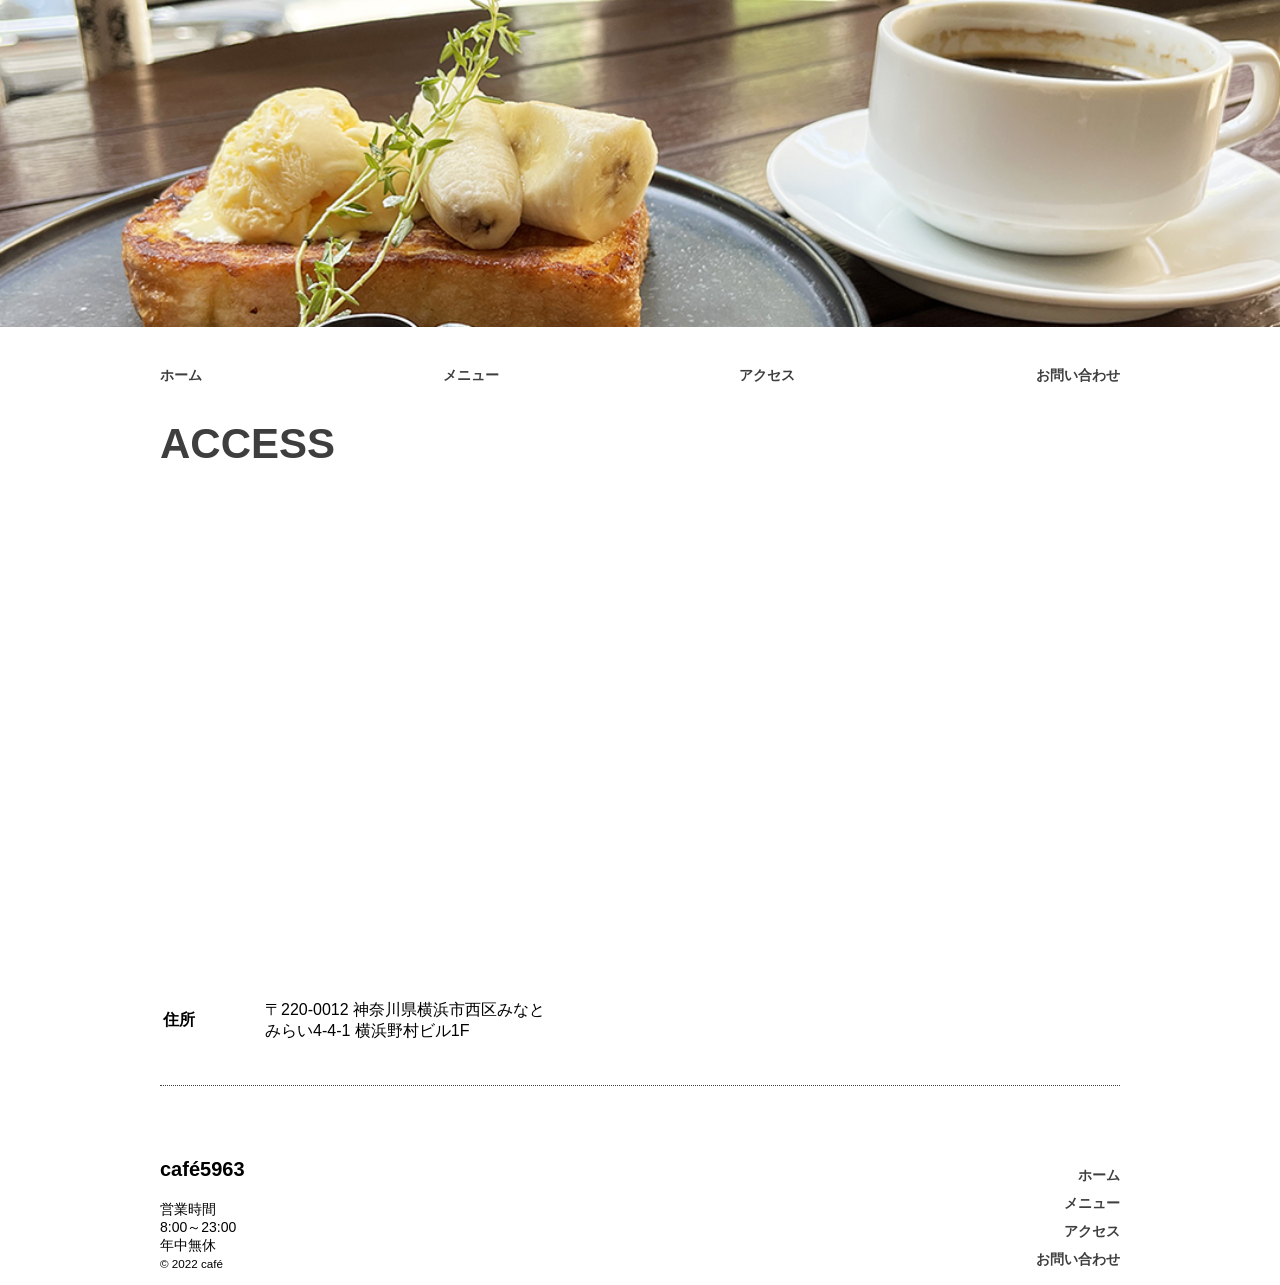
<file: access.html>
<!DOCTYPE html>
<html lang="ja">
    <head>
        <meta charset="utf-8">
        <meta name="keywords" content="カフェ、ブーランジェリー、恵比寿ガーテンプレイス">
        <meta name="description" content="恵比寿ガーデンプレイスにある">
        <link rel="stylesheet" href="css/style.css">
        <title>café</title>
    </head>
    <body>
        <!-- ヘッダー -->
        <header class="header">
            <img src="images/cafe1.png" alt="トーストにバナナとアイスクリームをのせた画像"> 
        </header>    
        
        <div class="wrapper">
            <!-- ナビゲーション -->
            <nav class="navigation_main">
                <ul>
                    <li>
                        <a href="index.html">ホーム</a>
                    </li>
                    <li>
                        <a href="menu.html">メニュー</a>
                    </li>
                    <li>
                       <a href="access.html">アクセス</a>
                    </li>
                    <li>
                        <a href="contact.html">お問い合わせ</a>
                    </li>
                </ul>
            </nav>

            <!-- メインコンテンツ -->
            <main class="main_content">
                <h2>ACCESS</h2>
                <section class="map">
                    <div class="tablestyle">
                        <iframe src="https://www.google.com/maps/embed?pb=!1m14!1m8!1m3!1d6499.667989410753!2d139.625632!3d35.458904!3m2!1i1024!2i768!4f13.1!3m3!1m2!1s0x60185c6984802e63%3A0x49c4a7e4ff76dfc2!2zTWVyZW5ndWUg44G_44Gq44Go44G_44KJ44GE5bqX!5e0!3m2!1sja!2sus!4v1748959171455!5m2!1sja!2sus" width="600" height="450" style="border:0;" allowfullscreen="" loading="lazy" referrerpolicy="no-referrer-when-downgrade">

                        </iframe>

                        <table width="400" border="0">
                            <tr>
                                <th width="100" align="left" scope="row">住所</th>
                                <td width="">〒220-0012 神奈川県横浜市西区みなとみらい4-4-1 横浜野村ビル1F</td>
                            </tr>

                        </table>
                    </div>
                </section>
               

                
            </main>
             <!-- フッター -->
            <footer class="footer">
                <div class="footer_info">
                    <h3>café5963</h3>
                    <ul>
                        <li>営業時間</li>
                        <li>8:00～23:00</li>
                        <li>年中無休</li>
                        <li><small>&copy; 2022 café</small></li>
                    </ul>
                </div>
                <nav class="footer_navigation">
                    <ul>
                        <li>
                            <a href="index.html">ホーム</a>
                        </li>
                        <li>
                            <a href="menu.html">メニュー</a>
                        </li>
                        <li>
                            <a href="access.html">アクセス</a>
                        </li>
                        <li>
                            <a href="contact.html">お問い合わせ</a>
                        </li>
                    </ul>

                </nav>
            </footer>

        </div>    

        
    </body>
</html>
</file>
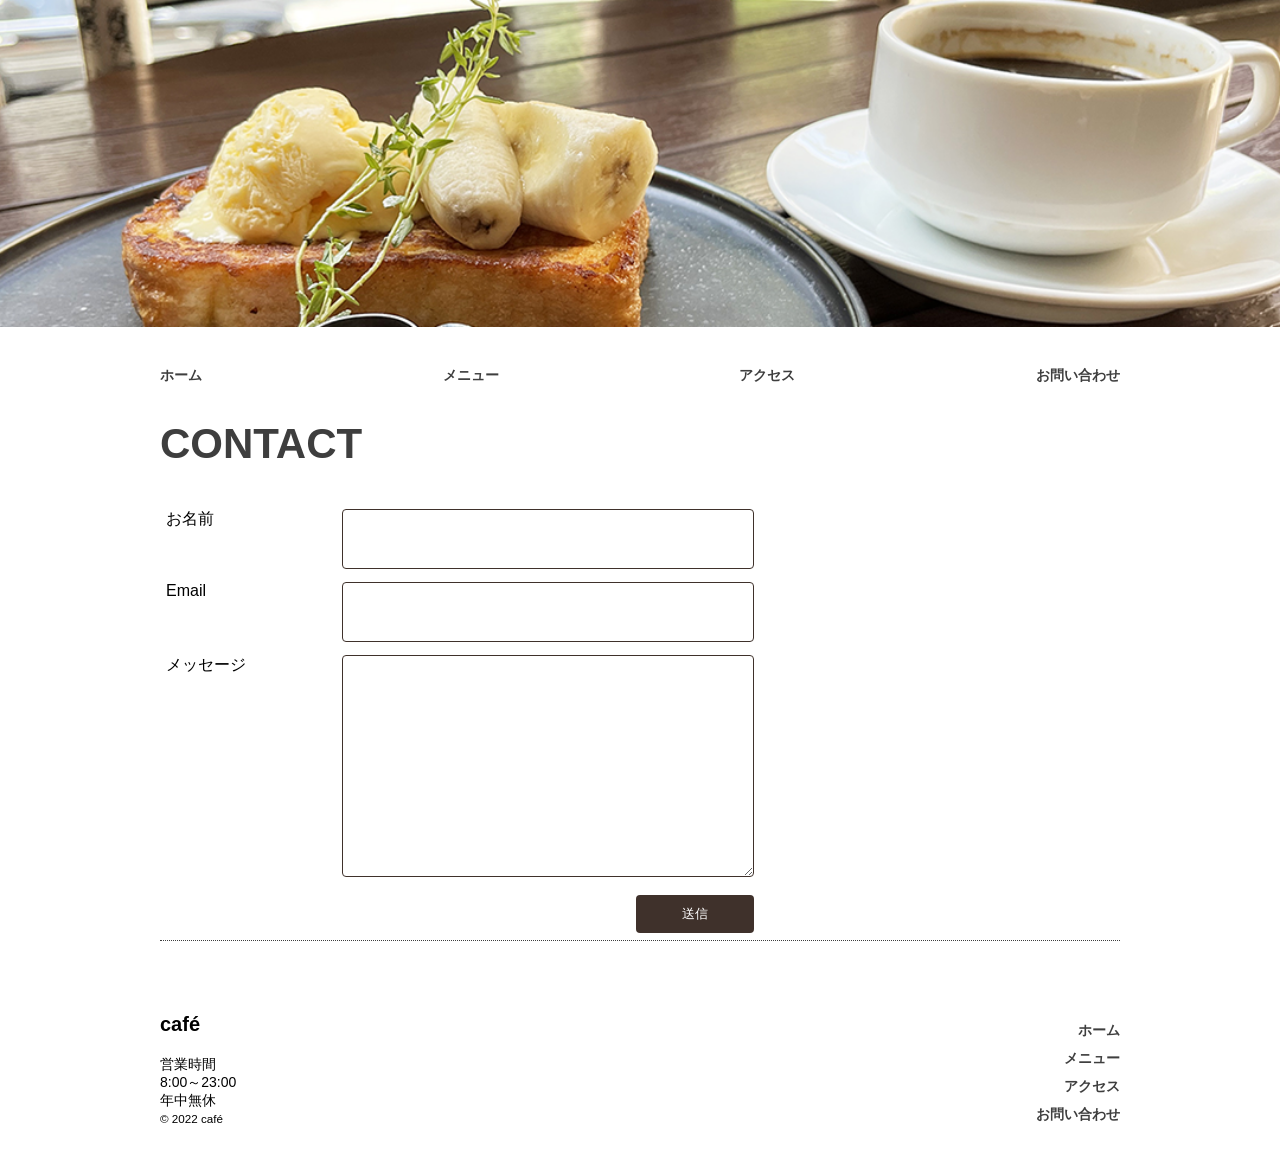
<file: contact.html>
<!DOCTYPE html>
<html lang="ja">
    <head>
        <meta charset="utf-8">
        <meta name="keywords" content="カフェ、ブーランジェリー、恵比寿ガーテンプレイス">
        <meta name="description" content="恵比寿ガーデンプレイスにある">
        <link rel="stylesheet" href="css/style.css">
        <title>café</title>
    </head>
    <body>
        <!-- ヘッダー -->
        <header class="header">
            <img src="images/cafe1.png" alt="トーストにバナナとアイスクリームをのせた画像"> 
        </header>    
        
        <div class="wrapper">
            <!-- ナビゲーション -->
            <nav class="navigation_main">
                <ul>
                    <li>
                        <a href="index.html">ホーム</a>
                    </li>
                    <li>
                        <a href="menu.html">メニュー</a>
                    </li>
                    <li>
                       <a href="access.html">アクセス</a>
                    </li>
                    <li>
                        <a href="contact.html">お問い合わせ</a>
                    </li>
                </ul>
            </nav>

            <!-- メインコンテンツ -->
            <main class="main_content">
                <h2> CONTACT</h2>
                <div class="contant-form">
                    <form action="form.php">
                        <ul>
                            <li>
                                <label for="name">お名前</label>
                                <input type="text" name="name" id="name"> 
                            </li>
                            <li>
                                <label for="email">Email</label>
                                <input type="text" name="email" id="email">
                            </li>
                            <li>
                                <label for="message">メッセージ</label>
                                <textarea name="message" id="message" rows="10"></textarea>
                            </li>
                            <li id="send">
                                <label></label>
                                <button type="submit">送信</button>    
                            </li>
                        </ul>
                        
                    </form>

                </div>
               

                
            </main>
             <!-- フッター -->
            <footer class="footer">
                <div class="footer_info">
                    <h3>café</h3>
                    <ul>
                        <li>営業時間</li>
                        <li>8:00～23:00</li>
                        <li>年中無休</li>
                        <li><small>&copy; 2022 café</small></li>
                    </ul>
                </div>
                <nav class="footer_navigation">
                    <ul>
                        <li>
                            <a href="index.html">ホーム</a>
                        </li>
                        <li>
                            <a href="menu.html">メニュー</a>
                        </li>
                        <li>
                            <a href="access.html">アクセス</a>
                        </li>
                        <li>
                            <a href="contact.html">お問い合わせ</a>
                        </li>
                    </ul>

                </nav>
            </footer>

        </div>    

        
    </body>
</html>
</file>
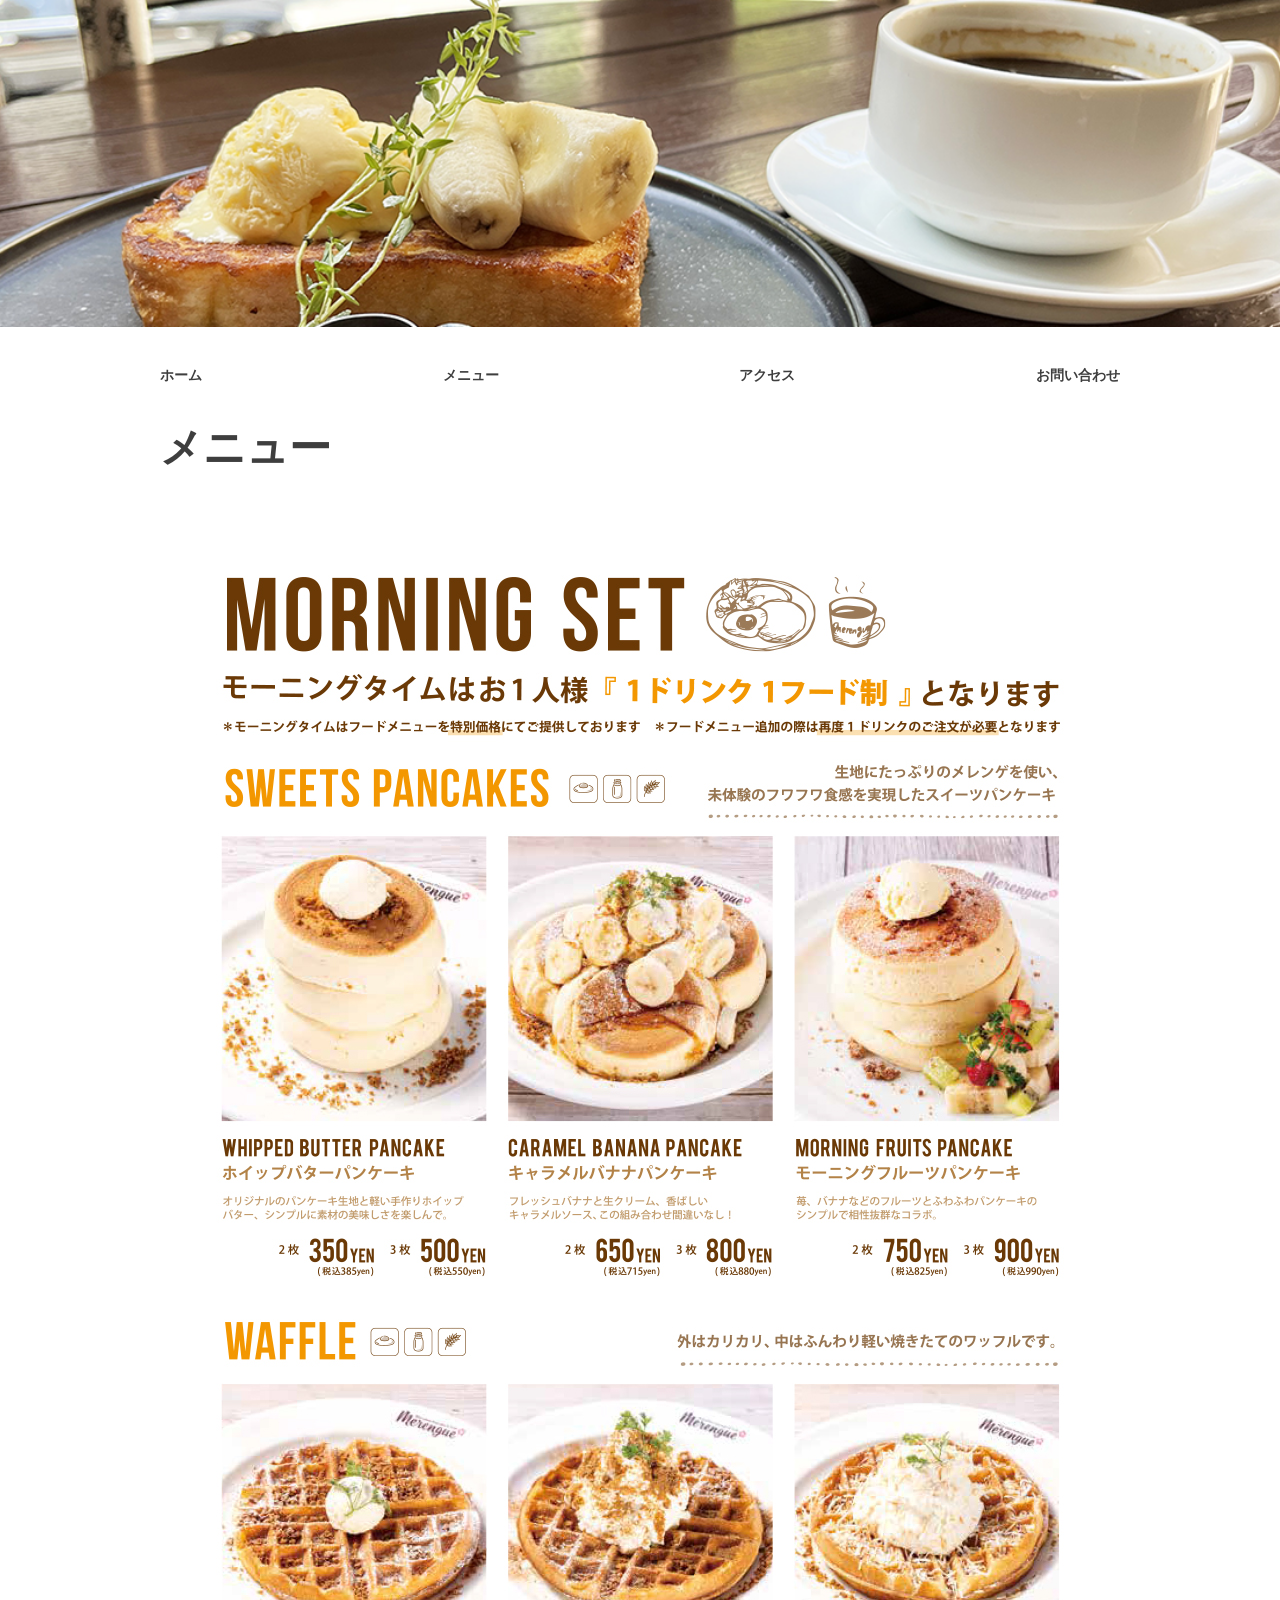
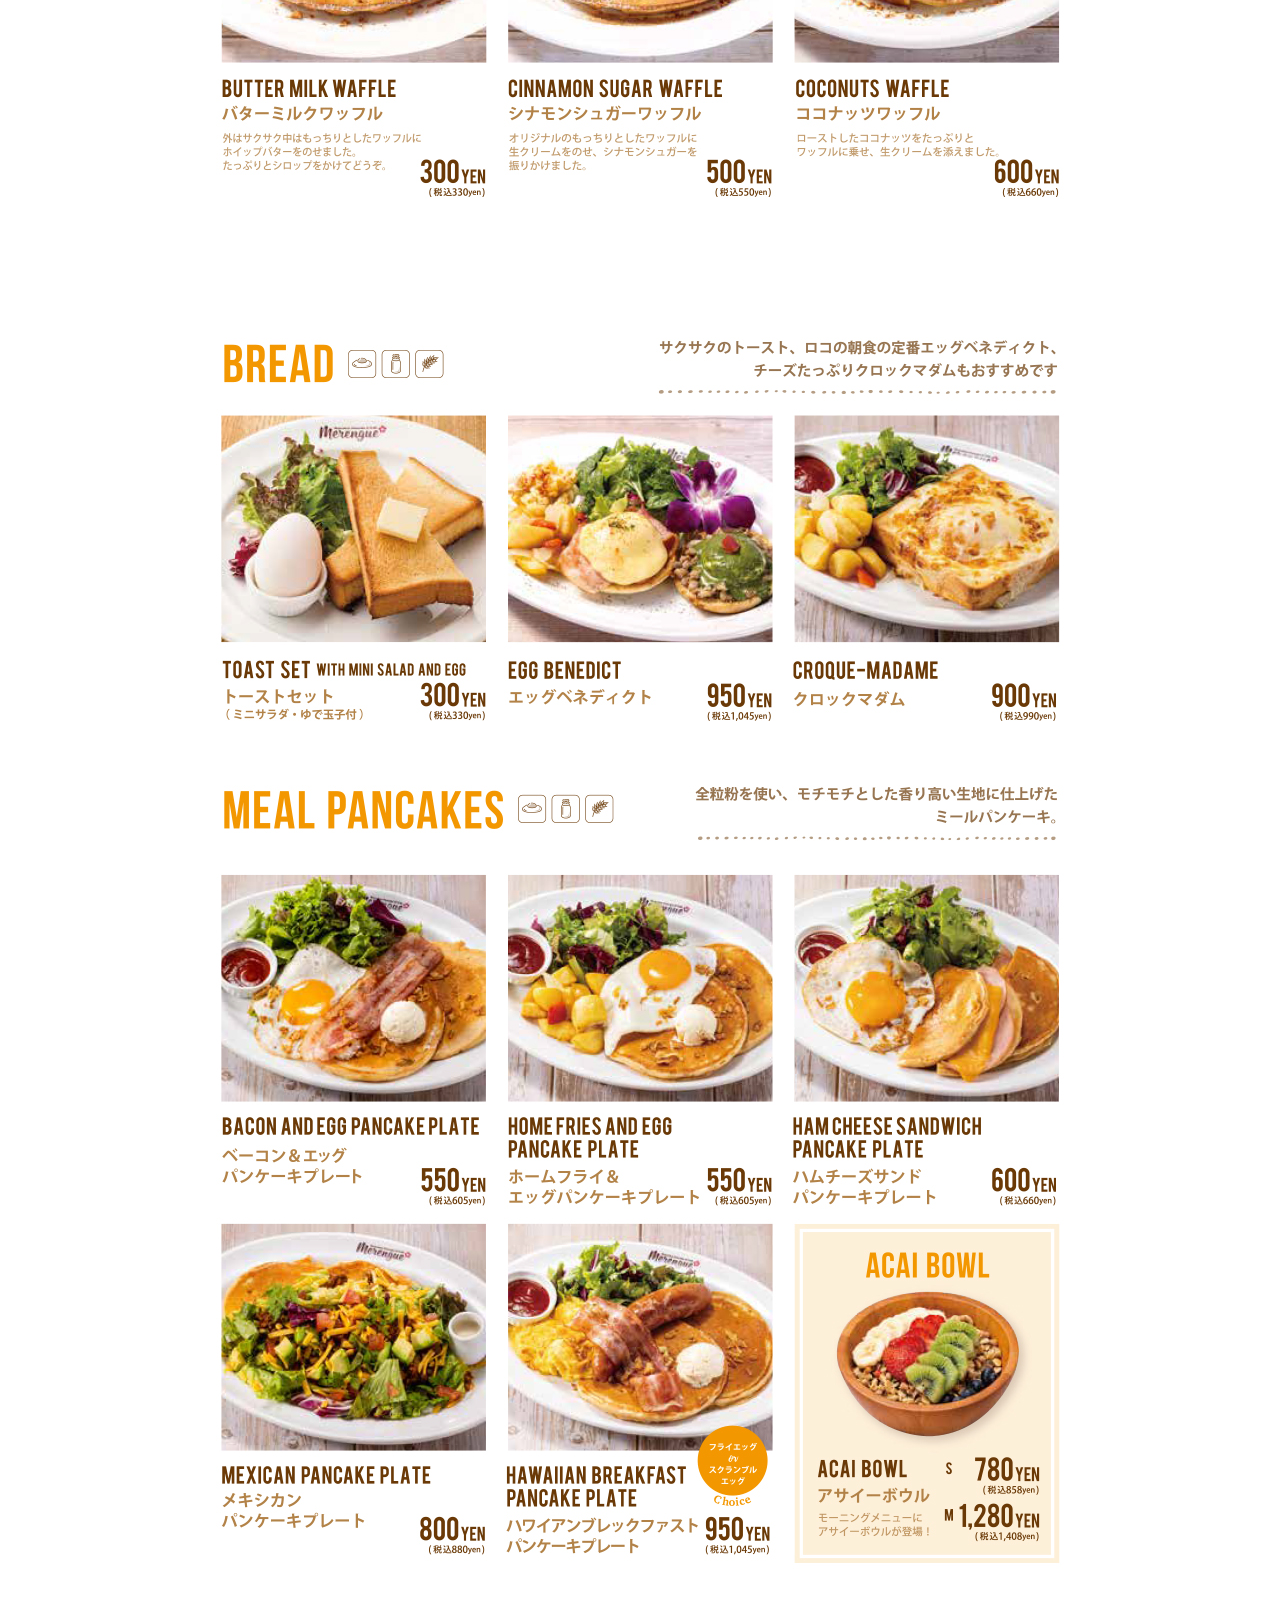
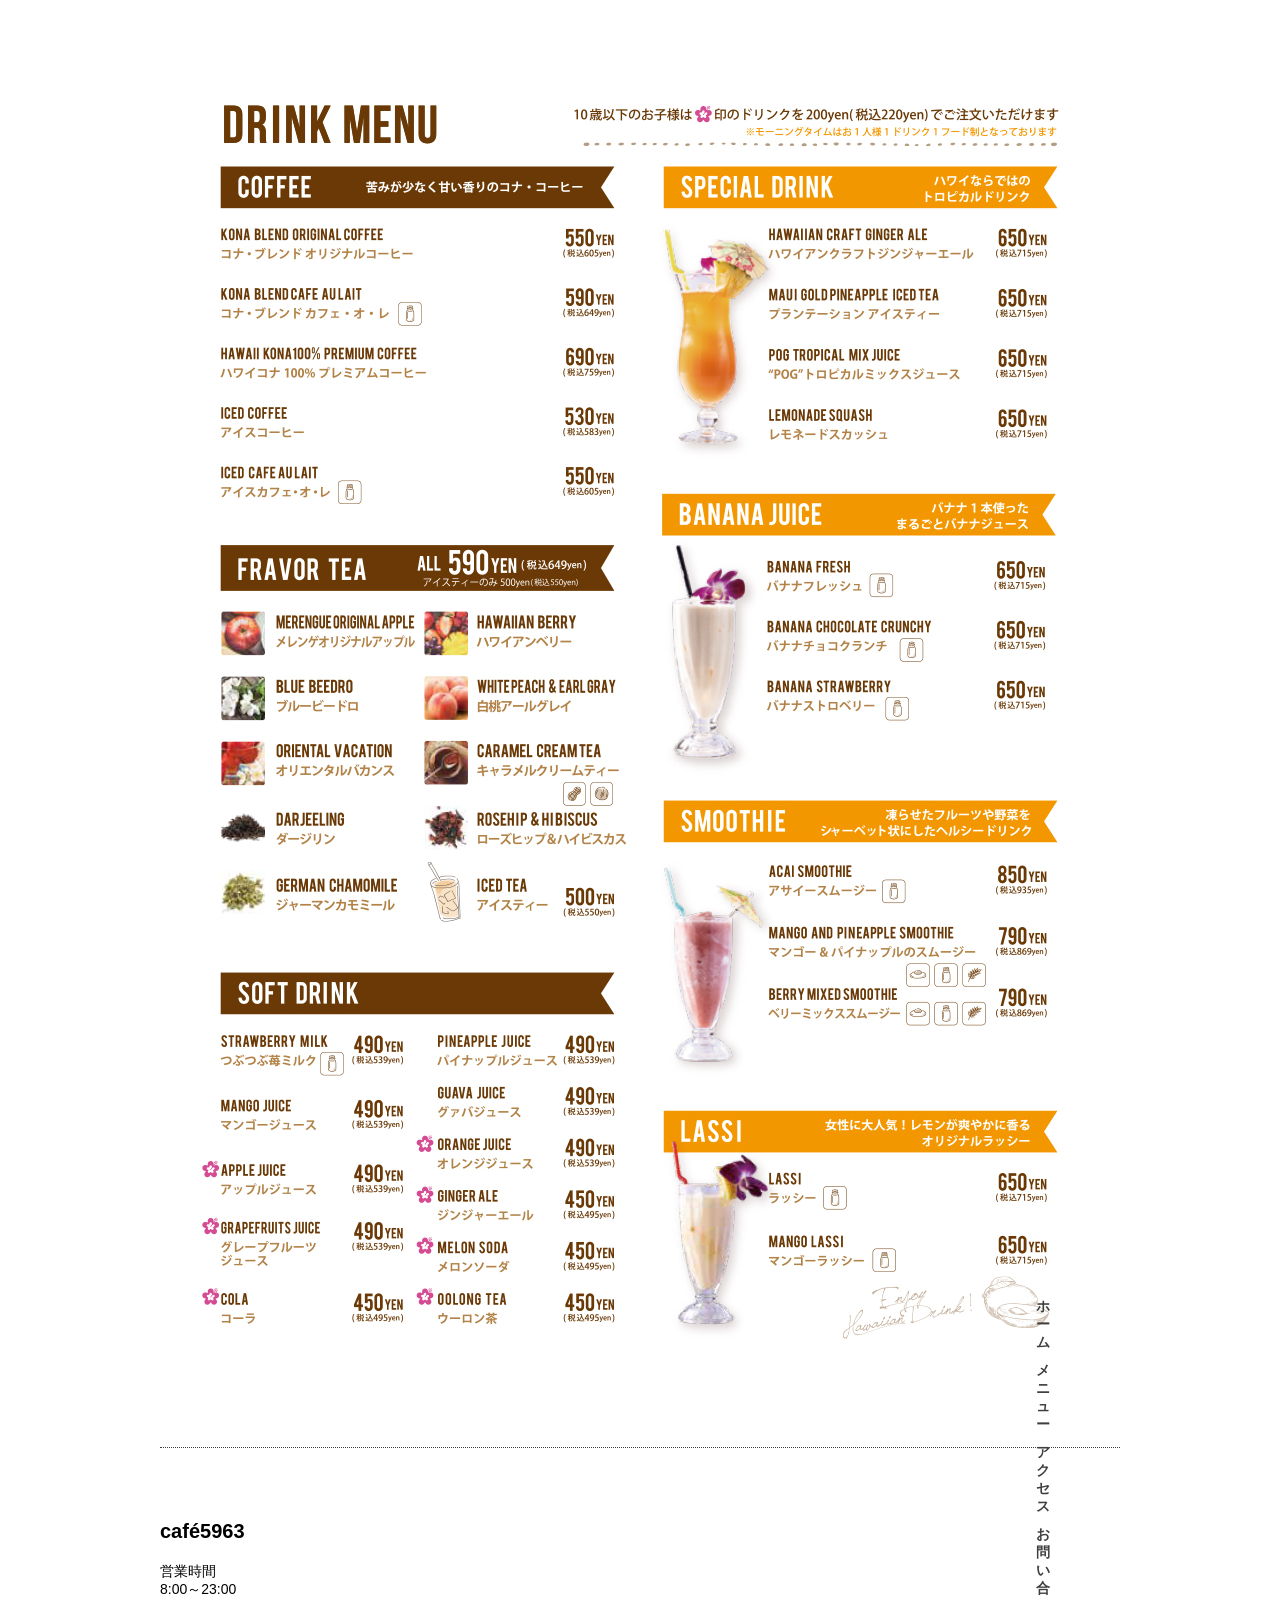
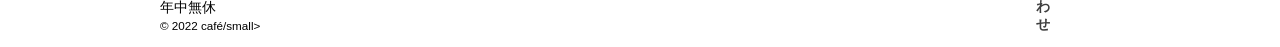
<file: menu.html>
<!DOCTYPE html>
<html lang="ja">
    <head>
        <meta charset="utf-8">
        <meta name="keywords" content="カフェ、ブーランジェリー、恵比寿ガーテンプレイス">
        <meta name="description" content="恵比寿ガーデンプレイスにある">
        <link rel="stylesheet" href="css/style.css">
        <title>café</title>
    </head>
    <body>
        <!-- ヘッダー -->
        <header class="header">
            <img src="images/cafe1.png" alt="トーストにバナナとアイスクリームをのせた画像">
        </header>    
        
        <div class="wrapper">
            <!-- ナビゲーション -->
            <nav class="navigation_main">
                <ul>
                    <li>
                        <a href="index.html">ホーム</a>
                    </li>
                    <li>
                        <a href="menu.html">メニュー</a>
                    </li>
                    <li>
                       <a href="access.html">アクセス</a>
                    </li>
                    <li>
                        <a href="contact.html">お問い合わせ</a>
                    </li>
                </ul>
            </nav>

            <!-- メインコンテンツ -->
            <main class="main_content">
                <h2>メニュー</h2>
                <section class="menu">
                    <div class="menu__img">
                        <img src="images/morningset.jpg" alt="メニュー">
                        <img src="images/morning_weekday_menu02.jpg" alt="メニュー">
                        <img src="images/morning_weekday_menu03.jpg" alt="メニュー">
                    </div>
            </main>
             <!-- フッター -->
            <footer class="footer">
                <div class="footer_info">
                    <h3>café5963</h3>
                    <ul>
                        <li>営業時間</li>
                        <li>8:00～23:00</li>
                        <li>年中無休</li>
                        <li><small>&copy; 2022 café/small></li>
                    </ul>
                </div>
                <nav class="footer_navigation">
                    <ul>
                        <li>
                            <a href="index.html">ホーム</a>
                        </li>
                        <li>
                            <a href="menu.html">メニュー</a>
                        </li>
                        <li>
                            <a href="access.html">アクセス</a>
                        </li>
                        <li>
                            <a href="contact.html">お問い合わせ</a>
                        </li>
                    </ul>

                </nav>
            </footer>

        </div>    

        
    </body>
</html>
</file>
<file: css/style.css>
@charset "utf-8";

/****** 共通基本設定
******************************************************/
body {
  font-family: "游ゴシック体", YuGothic, "游ゴシック", "Yu Gothic", sans-serif;
  background-color: #fff;
  margin: 0;
}

*{
  box-sizing: border-box;
}

/* 外枠・コンテンツ中央設定  */

.wrapper {
  width: 960px;
  margin: 0 auto;
  background-color: #fff;
}

/* ヘッダー */
.header {
  margin-bottom: 40px;
}
.header img {
  width: 100%;
  height: auto;
  display: block;
  margin: 0 auto;
}
.header h1 {
  margin: 0 0 0 10px;
  height: 20px;
  font-size: 12px;
  color: #3e3e3e;
}

/* ナビゲーション */
.navigation_main {
  width: 100%;
}
.navigation_main ul {
  padding: 0;
  display: flex;
  justify-content: space-between;
  list-style-type: none;
}
.navigation_main li {
  font-size: 14px;
  font-weight: bold;
  color: #3e3e3e;
}
.navigation_main a:link {
  color: #3e3e3e;
  text-decoration: none;
}
.navigation_main a:visited {
  color: #3e3e3e;
}
.navigation_main a:hover {
  color: #7b7b7b;
}

/* コンテンツエリア設定 */
.main_content {
  width: 960px;
}
.main_content h2 {
  font-size: 42px;
  color: #3e3e3e;
  font-weight: bold;
  position: middle;
}
.main_content p {
  font-size: 20px;
  line-height: 1.6;
}
/* フッター */
.footer {
  width: 960px;
  height: 200px;
  display: flex;
  justify-content: space-between;
  align-items: flex-end;
  border-top: dotted 1px #3e3e3e;
}
.footer .footer_info {
  width: 30%;
}
.footer_info h3 {
  font-size: 20px;
  font-weight: bold;
}
.footer .footer_info ul {
  padding: 0;
  list-style: none;
  font-size: 14px;
}
.footer .footer_navigation  {
  width: 30%;
}
/* .footer .footer_navigation small {
  position: relative;
  top: 40%;
  color: #3e3e3e;
} */
.footer .footer_navigation ul {
  list-style: none;
}
.footer .footer_navigation ul li {
  margin: 10px 0;
  font-size: 14px;
  color: #3e3e3e;
  font-weight: bold;
  text-align: right;
}
.footer .footer_navigation ul li a {
  color: #3e3e3e;
  text-decoration: none;
}
.footer .footer_navigation ul li a:hover {
  color: #7b7b7b;
}
/****** index.html用
******************************************************/
/* メインコンテンツエリア */
.feature-area {
  width: 960px;
  margin: auto;
}
.feature-area .item {
  display: flex;
  justify-content: space-between;
  margin: 100px 0 100px 0;
}
.feature-area .item:nth-child(odd) {
  flex-direction: row-reverse;
}
.feature-area .item_img {
  width: 48%;
}
.feature-area .item_img img {
  width: 100%;
}
.feature-area .item_body {
  width: 48%;
}
/* ニュースエリア */
.news {
  margin: 0 auto 100px auto; 
}
.news h2 {
  font-size: 28px;
  font-weight: bold;
  color: #3e3e3e;
}
.news ul {
  list-style-type: none;
}
.news ul li {
  font-size: 20px;
  color: #3e3e3e;
}
/****** menu.html用
******************************************************/
.menu {
  margin-bottom: 50px;
  display: flex;
  justify-content: space-between;
  align-items: flex-end;
}
.menu_img img {
  height: auto;
  width: 276px;
}
.menu_navigation ul {
  margin-bottom: -5px;
  list-style: none;
} 
.menu_navigation ul li {
  padding-top: 10px;
  list-style: none;
  font-size: 24px;
}
.menu_navigation a:link {
  color: #3e3e3e;
  text-decoration: none;
}
.menu_navigation a:visited {
  color: #3e3e3e;
}
.menu_navigation a:hover {
  color: #7b7b7b;
}
.menu_main {
  margin: 100px 0;
  text-align: center;
}
.menu_main ul {
  padding-left: 0;
  list-style-type: none;
}
.menu_main ul li {
  border-bottom: 20px;
  font-size: 20px;
}
/****** アクセスページ
******************************************************/
.map {
  margin-bottom: 40px;
}
.tablestyle iframe {
  margin-bottom: 40px;
}

/****** コンタクトページ
******************************************************/
.contact-form {
  margin-bottom: 50px;
}
/* お問い合わせフォーム */
form {
  width: 100%;
}
form ul {
  list-style: none;
  margin: 0;
  padding: 0;
  width: 600px;
}
form li {
  padding: 6px;
  margin-bottom: 1px;
  display: flex;
  justify-content: space-between;
}
form li#send {
  background: none;
  margin-top: 6px;
}
form label {
  width: 20%;
}
form input,
form textarea {
  width: 70%;
  padding: 20px;
  border: 1px solid #3f312b;
  border-radius: 4px;
  font-size: 16px;
}
form input:focus,
form textarea:focus {
  border: 1px solid #3f312b;
  background: #d8ccc6;
}
form li#send button {
  width: 20%;
  padding: 10px 0;
  background: #3f312b;
  border: none;
  border-radius: 4px;
  color: #fff;
  cursor: pointer;
}
form li#send button:hover {
  background-color: #7c6a62;
}


/* お問い合わせフォーム */
</file>
